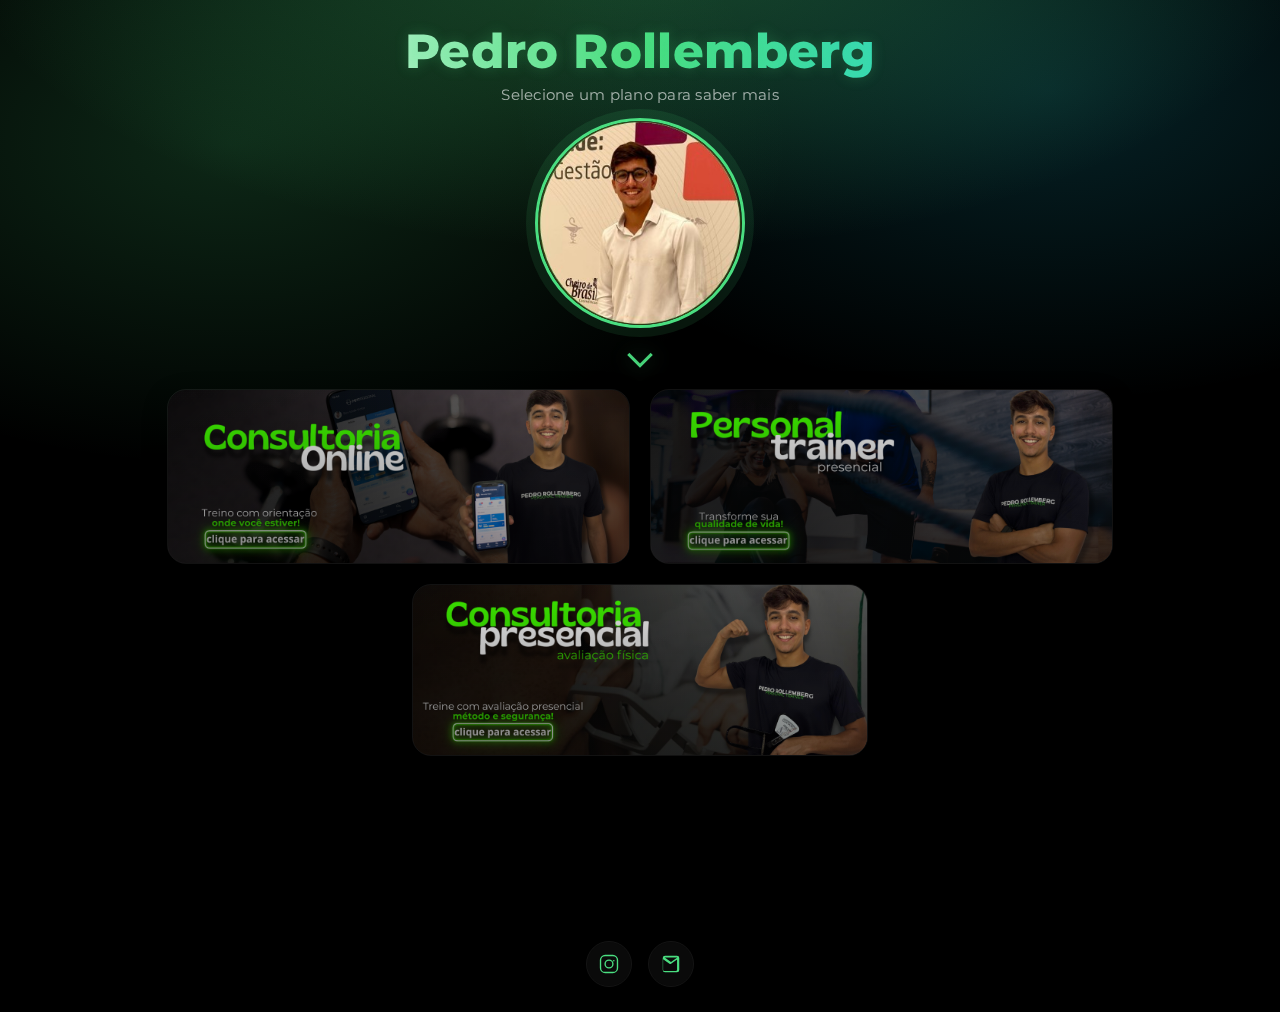
<file: index.html>
<!DOCTYPE html>
<html lang="pt-br">
<head>
  <meta charset="UTF-8">
  <meta name="viewport" content="width=device-width, initial-scale=1.0">
  <title>Pedro Rollemberg - Personal Trainer</title>

  <link rel="stylesheet" href="style.css">
  <link rel="preconnect" href="https://fonts.googleapis.com">
  <link rel="preconnect" href="https://fonts.gstatic.com" crossorigin>
  <link href="https://fonts.googleapis.com/css2?family=Montserrat:wght@300;400;500;700;800&display=swap" rel="stylesheet">
</head>
    <script src="script.js" defer></script>


<body class="landing-body">
 <main class="content-wrapper">

  <header class="logo-area">
    <h1>Pedro Rollemberg</h1>
    <p>Selecione um plano para saber mais</p>
  </header>

  <div class="foto-pedro-index">
    <img src="image/FOTO_PEDRO.png" alt="Pedro Rollemberg">
  </div>

  <div class="scroll-arrow">
    <span></span>
  </div>

  <section class="products-grid" id="servicos">


      <!-- NUtreiner (oculto temporariamente)
<a class="product-card nutreiner" href="NUtreiner.html">
  <div class="card-info">
    <h2><span>NUtreiner</span></h2>
    <p>Treino + dieta + acompanhamento</p>
  </div>
</a>
-->


      <a href="consultoria-online.html" class="product-card consultoria-online">
        <div class="card-overlay"></div>
        <div class="card-info">
        </div>
      </a>

      <a href="personal-trainer.html" class="product-card personal-trainer">
        <div class="card-overlay"></div>
        <div class="card-info">
        </div>
      </a>

      <a href="consultoria-presencial.html" class="product-card consultoria-presencial">
        <div class="card-overlay"></div>
        <div class="card-info">
        </div>
      </a>
    </section>
  </main>

  <script>
    document.querySelectorAll('.product-card').forEach(card => {
      card.addEventListener('pointerdown', () => card.classList.add('pressed'));
      card.addEventListener('pointerup', () => card.classList.remove('pressed'));
      card.addEventListener('pointerleave', () => card.classList.remove('pressed'));
    });
  </script>
  <footer class="index-contact">
  <a
    href="https://www.instagram.com/pedrorollemberg/"
    target="_blank"
    aria-label="Instagram"
    class="contact-icon"
  >
    <!-- Instagram -->
    <svg viewBox="0 0 24 24" aria-hidden="true">
      <path d="M7.75 2h8.5A5.75 5.75 0 0 1 22 7.75v8.5A5.75 5.75 0 0 1 16.25 22h-8.5A5.75 5.75 0 0 1 2 16.25v-8.5A5.75 5.75 0 0 1 7.75 2Zm0 1.5A4.25 4.25 0 0 0 3.5 7.75v8.5A4.25 4.25 0 0 0 7.75 20.5h8.5a4.25 4.25 0 0 0 4.25-4.25v-8.5A4.25 4.25 0 0 0 16.25 3.5h-8.5ZM12 7a5 5 0 1 1 0 10 5 5 0 0 1 0-10Zm0 1.5a3.5 3.5 0 1 0 0 7 3.5 3.5 0 0 0 0-7Zm5.25-.88a.88.88 0 1 1 0 1.76.88.88 0 0 1 0-1.76Z"/>
    </svg>
  </a>

  <a
    href="mailto:Pedro.rollemberg46@gmail.com"
    aria-label="E-mail"
    class="contact-icon"
  >
    <!-- Email -->
    <svg viewBox="0 0 24 24" aria-hidden="true">
      <path d="M3 5.5A2.5 2.5 0 0 1 5.5 3h13A2.5 2.5 0 0 1 21 5.5v13A2.5 2.5 0 0 1 18.5 21h-13A2.5 2.5 0 0 1 3 18.5v-13Zm2.06-.5 6.94 4.86L18.94 5H5.06Zm13.94 1.93-6.94 4.86a1.5 1.5 0 0 1-1.72 0L3.4 6.93V18.5c0 .55.45 1 1 1h13.2c.55 0 1-.45 1-1V6.93Z"/>
    </svg>
  </a>
</footer>

</body>
</html>
</file>
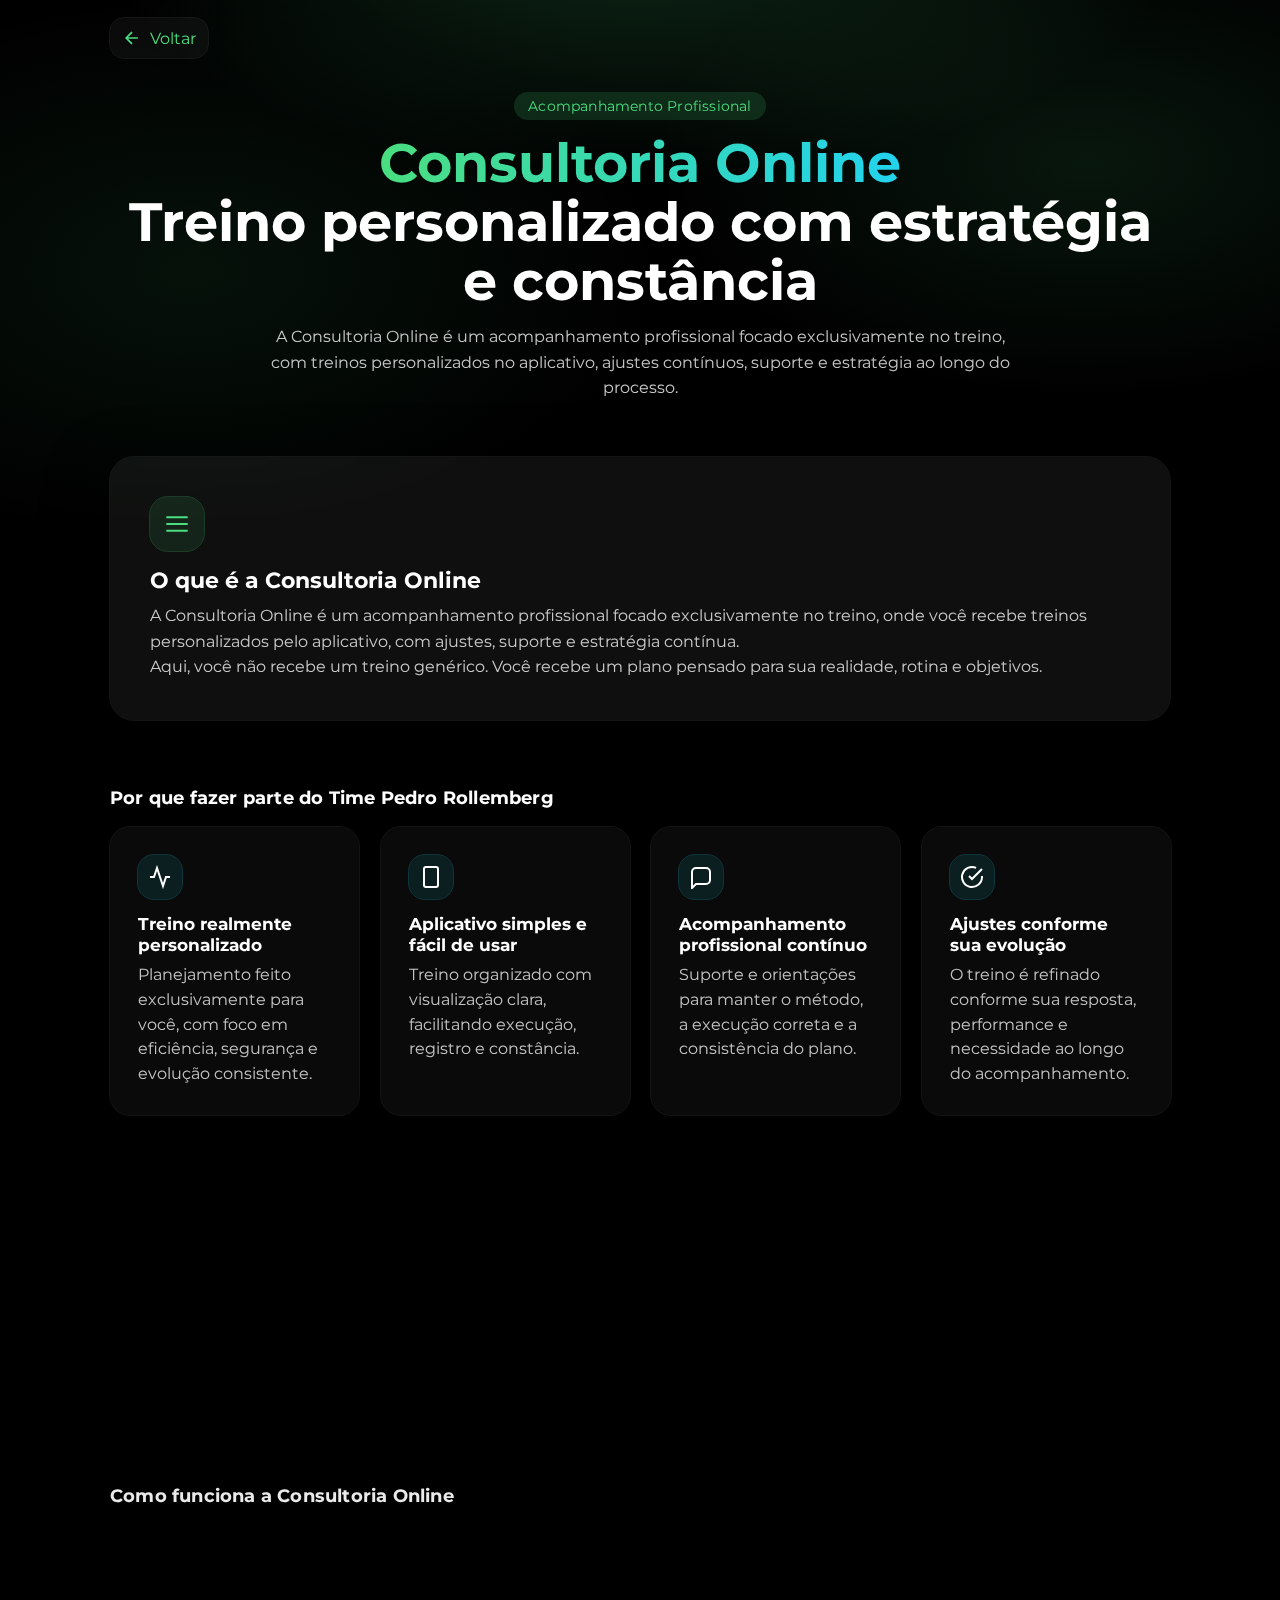
<file: consultoria-online.html>
<!DOCTYPE html>
<html lang="pt-br">
<head>
  <meta charset="UTF-8">
  <meta name="viewport" content="width=device-width, initial-scale=1.0">

  <title>Consultoria Online | Pedro Rollemberg</title>
  <meta name="description" content="Consultoria Online com foco em treino personalizado. Acompanhamento profissional contínuo, ajustes estratégicos e plano pensado para sua rotina e objetivos.">

  <!-- Fonte -->
  <link rel="preconnect" href="https://fonts.googleapis.com">
  <link rel="preconnect" href="https://fonts.gstatic.com" crossorigin>
  <link href="https://fonts.googleapis.com/css2?family=Montserrat:wght@300;400;500;600;700;800&display=swap" rel="stylesheet">

  <!-- CSS principal -->
  <link rel="stylesheet" href="style.css">

  <!-- Interações específicas desta página (sem mexer no style.css global) -->
  <style>
    .tap-card{
      cursor: pointer;
      -webkit-tap-highlight-color: transparent;
      user-select: none;
      transition: transform .18s ease, box-shadow .18s ease, outline-color .18s ease, background .18s ease, filter .18s ease;
    }

    @media (hover: hover) and (pointer: fine){
      .tap-card:hover{
        transform: translateY(-3px);
        outline-color: rgba(74,222,128,.22);
        box-shadow: 0 18px 60px rgba(0,0,0,.55), 0 0 0 1px rgba(74,222,128,.12);
        filter: saturate(1.02);
      }
    }

    .tap-card:active,
    .tap-card.is-pressed{
      transform: scale(.99);
      outline-color: rgba(74,222,128,.35);
      box-shadow: 0 14px 44px rgba(0,0,0,.50), 0 0 0 1px rgba(74,222,128,.18);
    }

    .tap-card:focus-visible{
      outline: 2px solid rgba(34,211,238,.55);
      outline-offset: 2px;
    }

    /* Só um refinamento visual no topo (mantém preto + verde, sem cinza) */
    .clinic-body{ background:#000; min-height:100vh; }
    .ambient-glow{
      position: fixed;
      inset: 0;
      pointer-events: none;
      z-index: 0;
      background:
        radial-gradient(900px 420px at 50% -8%, rgba(74,222,128,.18), transparent 60%),
        radial-gradient(700px 380px at 85% 18%, rgba(74,222,128,.10), transparent 62%),
        radial-gradient(720px 420px at 15% 30%, rgba(74,222,128,.08), transparent 65%);
    }
    .clinic-nav, .clinic-container{ position: relative; z-index: 2; }
  </style>
</head>
    <script src="script.js" defer></script>
      


<body class="clinic-body">
  <div class="ambient-glow"></div>

  <!-- NAV -->
  <nav class="clinic-nav">
    <a href="index.html" class="clinic-back-btn" aria-label="Voltar para a página inicial">
      <svg width="20" height="20" viewBox="0 0 24 24" fill="none" stroke="currentColor" stroke-width="2">
        <path d="M19 12H5M12 19l-7-7 7-7"/>
      </svg>
      Voltar
    </a>
  </nav>

  <!-- CONTAINER -->
  <main class="clinic-container">

    <!-- HEADER -->
    <header class="clinic-header scroll-reveal">
      <span class="tag-badge">Acompanhamento Profissional</span>

      <h1>
        <span class="highlight-gradient">Consultoria Online</span><br>
        Treino personalizado com estratégia e constância
      </h1>

      <p class="clinic-lead">
        A Consultoria Online é um acompanhamento profissional focado exclusivamente no treino, com treinos personalizados no aplicativo, ajustes contínuos, suporte e estratégia ao longo do processo.
      </p>
    </header>


    <!-- O QUE É -->
    <section class="clinic-section">
      <div class="glass-panel scroll-reveal tap-card" tabindex="0" data-press>
        <div class="panel-icon" aria-hidden="true">
          <svg width="32" height="32" viewBox="0 0 24 24" fill="none" stroke="#4ade80" stroke-width="1.5">
            <path d="M4 7h16M4 12h16M4 17h16"/>
          </svg>
        </div>

        <h2>O que é a Consultoria Online</h2>

        <p>
          A Consultoria Online é um acompanhamento profissional focado exclusivamente no treino, onde você recebe treinos personalizados pelo aplicativo, com ajustes, suporte e estratégia contínua.
        </p>

        <p>
          Aqui, você não recebe um treino genérico. Você recebe um plano pensado para sua realidade, rotina e objetivos.
        </p>
      </div>
    </section>


    <!-- DIFERENCIAIS -->
    <section class="clinic-section">
      <h2 class="section-label scroll-reveal">Por que fazer parte do Time Pedro Rollemberg</h2>

      <div class="features-grid-pro">

        <div class="feature-card-pro scroll-reveal delay-1 tap-card" tabindex="0" data-press>
          <div class="f-icon" aria-hidden="true">
            <svg width="24" height="24" viewBox="0 0 24 24" fill="none" stroke="currentColor" stroke-width="2">
              <path d="M22 12h-4l-3 9L9 3l-3 9H2"/>
            </svg>
          </div>
          <h3>Treino realmente personalizado</h3>
          <p>Planejamento feito exclusivamente para você, com foco em eficiência, segurança e evolução consistente.</p>
        </div>

        <div class="feature-card-pro scroll-reveal delay-2 tap-card" tabindex="0" data-press>
          <div class="f-icon" aria-hidden="true">
            <svg width="24" height="24" viewBox="0 0 24 24" fill="none" stroke="currentColor" stroke-width="2">
              <rect x="5" y="2" width="14" height="20" rx="2"/>
              <path d="M12 18h.01"/>
            </svg>
          </div>
          <h3>Aplicativo simples e fácil de usar</h3>
          <p>Treino organizado com visualização clara, facilitando execução, registro e constância.</p>
        </div>

        <div class="feature-card-pro scroll-reveal delay-3 tap-card" tabindex="0" data-press>
          <div class="f-icon" aria-hidden="true">
            <svg width="24" height="24" viewBox="0 0 24 24" fill="none" stroke="currentColor" stroke-width="2">
              <path d="M21 15a4 4 0 0 1-4 4H7l-4 4V7a4 4 0 0 1 4-4h10a4 4 0 0 1 4 4z"/>
            </svg>
          </div>
          <h3>Acompanhamento profissional contínuo</h3>
          <p>Suporte e orientações para manter o método, a execução correta e a consistência do plano.</p>
        </div>

        <div class="feature-card-pro scroll-reveal delay-3 tap-card" tabindex="0" data-press>
          <div class="f-icon" aria-hidden="true">
            <svg width="24" height="24" viewBox="0 0 24 24" fill="none" stroke="currentColor" stroke-width="2">
              <path d="M22 11.08V12a10 10 0 1 1-5.93-9.14"/>
              <path d="M22 4L12 14l-3-3"/>
            </svg>
          </div>
          <h3>Ajustes conforme sua evolução</h3>
          <p>O treino é refinado conforme sua resposta, performance e necessidade ao longo do acompanhamento.</p>
        </div>

        <div class="feature-card-pro scroll-reveal delay-2 tap-card" tabindex="0" data-press>
          <div class="f-icon" aria-hidden="true">
            <svg width="24" height="24" viewBox="0 0 24 24" fill="none" stroke="currentColor" stroke-width="2">
              <path d="M12 20l9-5-9-5-9 5 9 5z"/>
              <path d="M12 12l9-5-9-5-9 5 9 5z"/>
            </svg>
          </div>
          <h3>Segurança, método e constância</h3>
          <p>Estrutura clara para você treinar com confiança e progredir com regularidade.</p>
        </div>

      </div>
    </section>


    <!-- COMO FUNCIONA -->
    <section class="clinic-section">
      <h2 class="section-label scroll-reveal">Como funciona a Consultoria Online</h2>

      <div class="tech-timeline">

        <div class="tech-step scroll-reveal delay-1 tap-card" tabindex="0" data-press>
          <div class="step-marker">01</div>
          <div class="step-body">
            <h3>Conhecemos você</h3>
            <p>
              Logo após a contratação, você responde uma anamnese completa via Google Forms, onde analisamos objetivos, rotina, histórico de saúde, limitações físicas e necessidades específicas.
            </p>
          </div>
        </div>

        <div class="tech-step scroll-reveal delay-2 tap-card" tabindex="0" data-press>
          <div class="step-marker">02</div>
          <div class="step-body">
            <h3>Montagem do treino personalizado</h3>
            <p>
              Com base nas suas respostas, o treino é montado exclusivamente para você e entregue em um aplicativo de fácil visualização, com exercícios, séries, repetições e orientações claras.
              Tudo é pensado para facilitar sua execução e manter a constância.
            </p>
          </div>
        </div>

        <div class="tech-step scroll-reveal delay-3 tap-card" tabindex="0" data-press>
          <div class="step-marker">03</div>
          <div class="step-body">
            <h3>Primeira semana de adaptação</h3>
            <p>
              Você inicia o treino e começa o processo de adaptação, entendendo o método, ajustando carga, ritmo e execução, e criando consistência.
            </p>
          </div>
        </div>

        <div class="tech-step highlight-step scroll-reveal delay-1 tap-card" tabindex="0" data-press>
          <div class="step-marker pulse-marker">04</div>
          <div class="step-body">
            <h3>Call de acompanhamento</h3>
            <p>
              Após a primeira semana completa de treino, realizamos uma call online para tirar dúvidas, ajustar o treino se necessário e alinhar expectativas.
            </p>
          </div>
        </div>

        <div class="tech-step scroll-reveal delay-2 tap-card" tabindex="0" data-press>
          <div class="step-marker">05</div>
          <div class="step-body">
            <h3>Acompanhamento semanal via WhatsApp</h3>
            <p>
              Após a call, criamos um grupo no WhatsApp e o acompanhamento passa a ser semanal, com suporte, orientações e ajustes constantes.
              Você nunca fica sem orientação.
            </p>
          </div>
        </div>

        <div class="tech-step scroll-reveal delay-3 tap-card" tabindex="0" data-press>
          <div class="step-marker">06</div>
          <div class="step-body">
            <h3>Segunda avaliação</h3>
            <p>
              A segunda avaliação acontece após dois meses da entrega do plano. Avaliamos evolução física e funcional, ajustamos o treino conforme seus resultados e refinamos a estratégia para continuidade.
            </p>
          </div>
        </div>

      </div>
    </section>


    <!-- PARA QUEM É -->
    <section class="clinic-section">
      <div class="target-card scroll-reveal tap-card" tabindex="0" data-press>
        <h2>Para quem é a Consultoria Online</h2>

        <div class="check-grid">
  <div class="check-item-pro tap-card" tabindex="0" data-press>
    <span>🎯 Para quem não quer mais treinos genéricos da internet.</span>
  </div>

  <div class="check-item-pro tap-card" tabindex="0" data-press>
    <span>📉 Para quem treina e não vê resultados.</span>
  </div>

  <div class="check-item-pro tap-card" tabindex="0" data-press>
    <span>⚙️ Para quem precisa de flexibilidade na rotina.</span>
  </div>

  <div class="check-item-pro tap-card" tabindex="0" data-press>
    <span>🧬 Para quem busca mais saúde e qualidade de vida.</span>
  </div>

  <div class="check-item-pro tap-card" tabindex="0" data-press>
    <span>🩺 Para quem precisa treinar com segurança clínica.</span>
  </div>

  <div class="check-item-pro tap-card" tabindex="0" data-press>
    <span>🔥 Para quem quer emagrecer com método e orientação.</span>
  </div>
</div>

    </section>


    <!-- CTA -->
    <section class="clinic-footer scroll-reveal">
      <p class="final-phrase">
        Treino personalizado, acompanhamento e resultado.
      </p>

      <a
        class="cta-neon-button"
        href="https://wa.me/557996410039?text=Ol%C3%A1%2C%20Pedro.%20Vim%20pelo%20site%20e%20quero%20a%20Consultoria%20Online.%20Pode%20me%20explicar%20como%20funciona%20e%20os%20valores%3F"
        target="_blank"
        rel="noopener"
      >
        Quero minha Consultoria Online
      </a>
    </section>

    <footer class="main-footer">
      <p>Pedro Rollemberg © Todos os direitos reservados</p>
    </footer>

  </main>


  <!-- Scroll Reveal Script -->
  <script>
    const reveals = document.querySelectorAll('.scroll-reveal');

    const observer = new IntersectionObserver(entries => {
      entries.forEach(entry => {
        if (entry.isIntersecting) entry.target.classList.add('visible');
      });
    }, { threshold: 0.15 });

    reveals.forEach(el => observer.observe(el));
  </script>

  <!-- Interação no toque -->
  <script>
    const pressables = document.querySelectorAll('[data-press]');

    pressables.forEach(el => {
      el.addEventListener('pointerdown', () => el.classList.add('is-pressed'));
      el.addEventListener('pointerup', () => el.classList.remove('is-pressed'));
      el.addEventListener('pointercancel', () => el.classList.remove('is-pressed'));
      el.addEventListener('pointerleave', () => el.classList.remove('is-pressed'));
    });
  </script>
  <!-- Botão voltar ao topo -->
  <button class="back-to-top" id="backToTop" aria-label="Voltar ao topo">
    <svg viewBox="0 0 24 24" aria-hidden="true">
      <path d="M12 6l-7 7 1.4 1.4L12 8.8l5.6 5.6L19 13z"/>
    </svg>
  </button>

  <script>
    (function(){
      const btn = document.getElementById('backToTop');
      if(!btn) return;

      const toggle = () => {
        const doc = document.documentElement;
        const scrollable = doc.scrollHeight - doc.clientHeight;
        if(scrollable <= 0) return;

        const progress = (window.scrollY || doc.scrollTop) / scrollable;
        btn.classList.toggle('show', progress > 0.35);
      };

      window.addEventListener('scroll', toggle, { passive:true });
      toggle();

      btn.addEventListener('click', () => {
        window.scrollTo({ top: 0, behavior: 'smooth' });
      });
    })();
  </script>

</body>
</html>

</body>
</html>
</file>
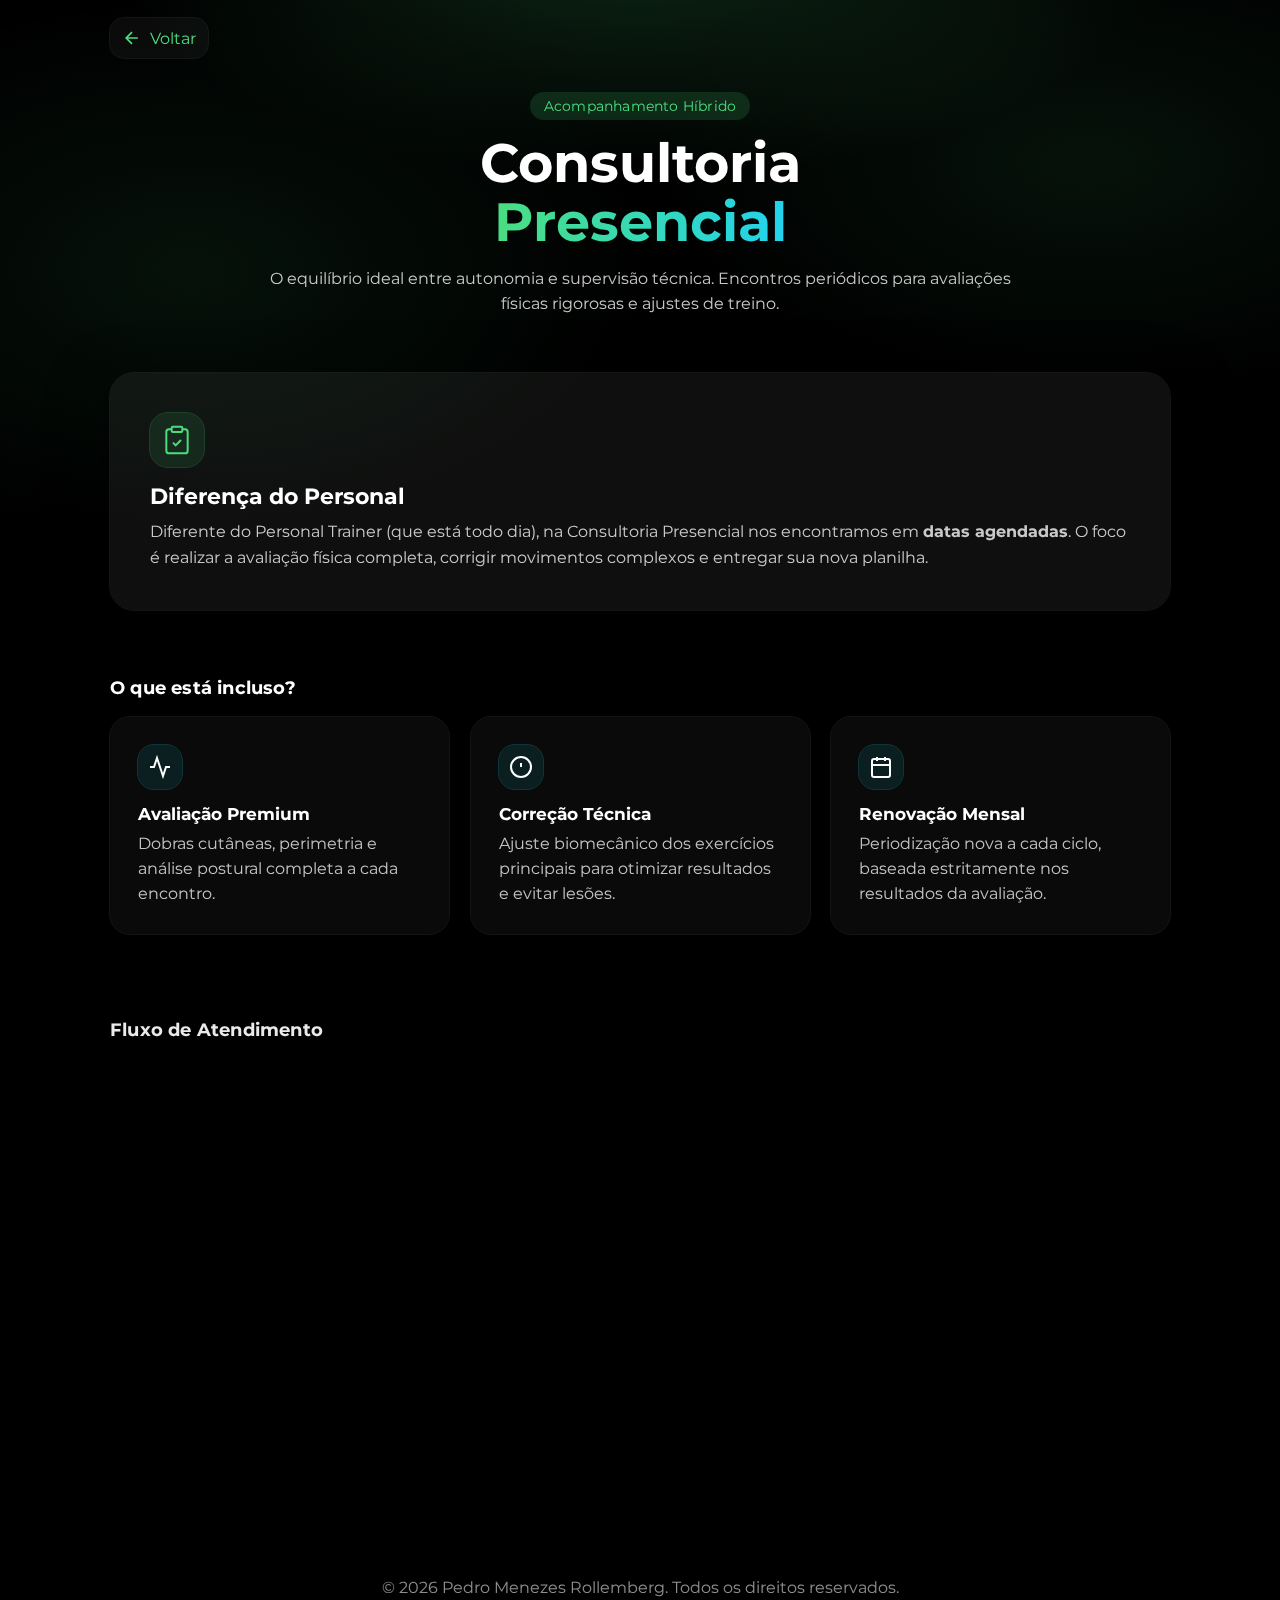
<file: consultoria-presencial.html>
<!DOCTYPE html>
<html lang="pt-br">
<head>
  <meta charset="UTF-8">
  <meta name="viewport" content="width=device-width, initial-scale=1.0">
  <title>Consultoria Presencial | Pedro Rollemberg</title>

  <link rel="stylesheet" href="style.css">
  <link rel="preconnect" href="https://fonts.googleapis.com">
  <link rel="preconnect" href="https://fonts.gstatic.com" crossorigin>
  <link href="https://fonts.googleapis.com/css2?family=Montserrat:wght@300;400;500;700;800&display=swap" rel="stylesheet">
</head>

<body class="clinic-body">
  <div class="ambient-glow"></div>

  <nav class="clinic-nav">
    <a href="index.html" class="clinic-back-btn">
      <svg width="20" height="20" viewBox="0 0 24 24" fill="none" stroke="currentColor" stroke-width="2">
        <path d="M19 12H5M12 19l-7-7 7-7"/>
      </svg>
      Voltar
    </a>
  </nav>

  <main class="clinic-container">
    <header class="clinic-header scroll-reveal">
      <span class="tag-badge">Acompanhamento Híbrido</span>
      <h1>Consultoria <br><span class="highlight-gradient">Presencial</span></h1>
      <p class="clinic-lead">
        O equilíbrio ideal entre autonomia e supervisão técnica.
        Encontros periódicos para avaliações físicas rigorosas e ajustes de treino.
      </p>
    </header>

    <section class="clinic-section scroll-reveal">
      <div class="glass-panel">
        <div class="panel-icon">
          <svg width="32" height="32" viewBox="0 0 24 24" fill="none" stroke="#4ade80" stroke-width="1.5">
            <path d="M16 4h2a2 2 0 0 1 2 2v14a2 2 0 0 1-2 2H6a2 2 0 0 1-2-2V6a2 2 0 0 1 2-2h2"/>
            <rect x="8" y="2" width="8" height="4" rx="1" ry="1"/>
            <path d="M9 14l2 2 4-4"/>
          </svg>
        </div>
        <h2>Diferença do Personal</h2>
        <p>
          Diferente do Personal Trainer (que está todo dia), na Consultoria Presencial nos encontramos em <strong>datas agendadas</strong>.
          O foco é realizar a avaliação física completa, corrigir movimentos complexos e entregar sua nova planilha.
        </p>
      </div>
    </section>

    <section class="clinic-section">
      <h2 class="section-label scroll-reveal">O que está incluso?</h2>
      <div class="features-grid-pro">
        <div class="feature-card-pro scroll-reveal delay-1">
          <div class="f-icon">
            <svg width="24" height="24" viewBox="0 0 24 24" fill="none" stroke="currentColor" stroke-width="2">
              <path d="M22 12h-4l-3 9L9 3l-3 9H2"/>
            </svg>
          </div>
          <h3>Avaliação Premium</h3>
          <p>Dobras cutâneas, perimetria e análise postural completa a cada encontro.</p>
        </div>

        <div class="feature-card-pro scroll-reveal delay-2">
          <div class="f-icon">
            <svg width="24" height="24" viewBox="0 0 24 24" fill="none" stroke="currentColor" stroke-width="2">
              <circle cx="12" cy="12" r="10"/>
              <line x1="12" y1="8" x2="12" y2="12"/>
              <line x1="12" y1="16" x2="12.01" y2="16"/>
            </svg>
          </div>
          <h3>Correção Técnica</h3>
          <p>Ajuste biomecânico dos exercícios principais para otimizar resultados e evitar lesões.</p>
        </div>

        <div class="feature-card-pro scroll-reveal delay-3">
          <div class="f-icon">
            <svg width="24" height="24" viewBox="0 0 24 24" fill="none" stroke="currentColor" stroke-width="2">
              <rect x="3" y="4" width="18" height="18" rx="2" ry="2"/>
              <line x1="16" y1="2" x2="16" y2="6"/>
              <line x1="8" y1="2" x2="8" y2="6"/>
              <line x1="3" y1="10" x2="21" y2="10"/>
            </svg>
          </div>
          <h3>Renovação Mensal</h3>
          <p>Periodização nova a cada ciclo, baseada estritamente nos resultados da avaliação.</p>
        </div>
      </div>
    </section>

    <section class="clinic-section">
      <h2 class="section-label scroll-reveal">Fluxo de Atendimento</h2>
      <div class="tech-timeline">
        <div class="tech-step scroll-reveal">
          <div class="step-marker">01</div>
          <div class="step-body">
            <h3>Agendamento</h3>
            <p>Marcamos nosso encontro presencial na academia ou local combinado para a avaliação.</p>
          </div>
        </div>

        <div class="tech-step scroll-reveal">
          <div class="step-marker">02</div>
          <div class="step-body">
            <h3>O Encontro (Check-up)</h3>
            <p>Realizamos a avaliação física completa e um treino técnico para ajustes.</p>
          </div>
        </div>

        <div class="tech-step highlight-step scroll-reveal">
          <div class="step-marker pulse-marker">03</div>
          <div class="step-body">
            <h3>Entrega do Plano</h3>
            <p>Você recebe seu treino atualizado via App/PDF para seguir sozinho até a próxima.</p>
          </div>
        </div>
      </div>
    </section>

    <footer class="clinic-footer scroll-reveal">
      <p class="final-phrase">Garanta a técnica certa para evoluir.</p>
      <a href="https://wa.me/557996410039?text=Ol%C3%A1%2C%20Pedro.%20Vim%20pelo%20site%20e%20tenho%20interesse%20em%20agendar%20um%20encontro%20para%20a%20Consultoria%20Presencial." class="cta-neon-button">
        Agendar Encontro
      </a>
    </footer>

    <footer class="main-footer">
      <div class="footer-content">
        <p class="copyright">&copy; 2026 Pedro Menezes Rollemberg. Todos os direitos reservados.</p>
      </div>
    </footer>
  </main>

  <script>
    const observer = new IntersectionObserver((entries) => {
      entries.forEach(e => { if (e.isIntersecting) e.target.classList.add('visible'); });
    }, { threshold: 0.1 });

    document.querySelectorAll('.scroll-reveal').forEach((el) => observer.observe(el));
  </script>
</body>
</html>
</file>
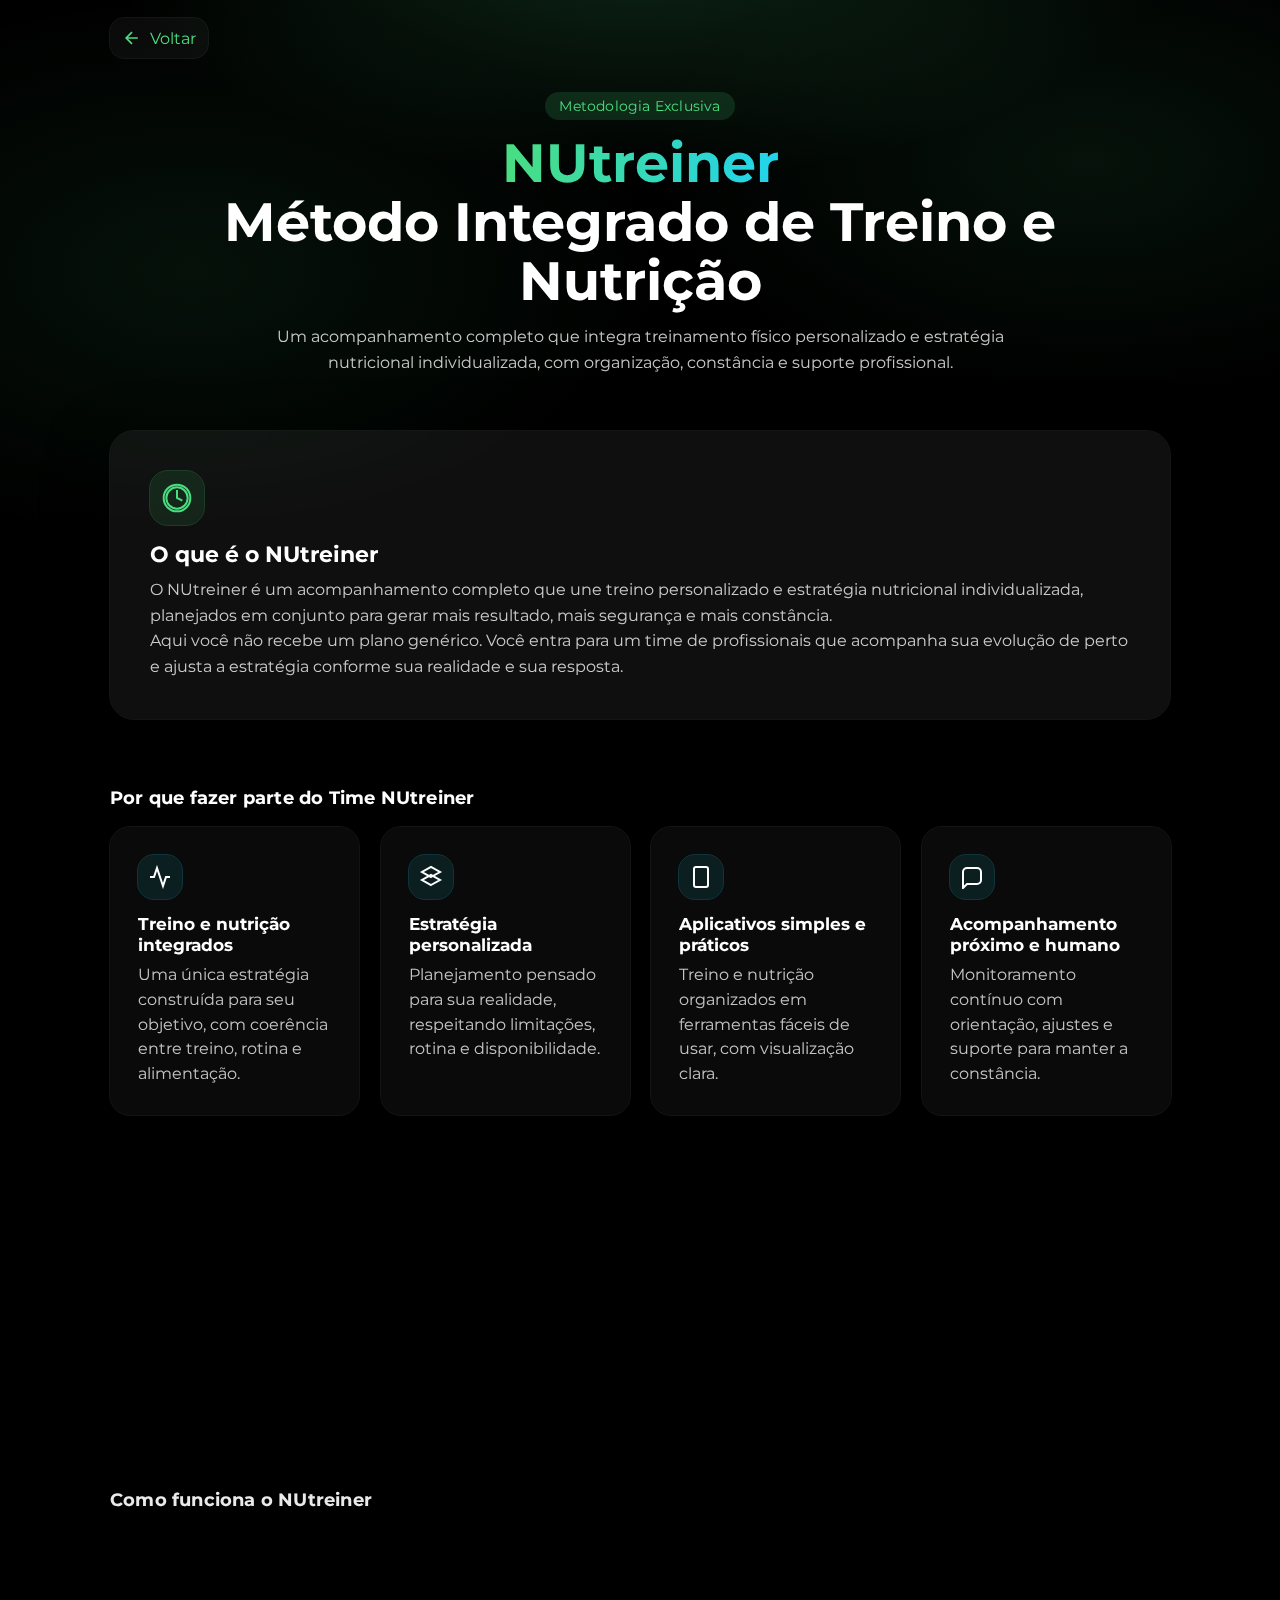
<file: NUtreiner.html>
<!DOCTYPE html>
<html lang="pt-br">
<head>
  <meta charset="UTF-8">
  <meta name="viewport" content="width=device-width, initial-scale=1.0">

  <title>NUtreiner | Pedro Rollemberg</title>
  <meta name="description" content="NUtreiner: treino e nutrição integrados, com acompanhamento profissional e estratégia personalizada para resultados consistentes.">

  <!-- Fonte -->
  <link rel="preconnect" href="https://fonts.googleapis.com">
  <link rel="preconnect" href="https://fonts.gstatic.com" crossorigin>
  <link href="https://fonts.googleapis.com/css2?family=Montserrat:wght@300;400;500;600;700;800&display=swap" rel="stylesheet">

  <!-- CSS principal -->
  <link rel="stylesheet" href="style.css">

  <!-- Interações específicas desta página (sem mexer no style.css global) -->
  <style>
    /* Torna blocos "clicáveis" e responsivos ao toque/mouse */
    .tap-card{
      cursor: pointer;
      -webkit-tap-highlight-color: transparent;
      user-select: none;
      transition: transform .18s ease, box-shadow .18s ease, outline-color .18s ease, background .18s ease, filter .18s ease;
    }

    /* Efeito ao passar o mouse (desktop) */
    @media (hover: hover) and (pointer: fine){
      .tap-card:hover{
        transform: translateY(-3px);
        outline-color: rgba(74,222,128,.28);
        box-shadow: 0 18px 60px rgba(0,0,0,.55), 0 0 0 1px rgba(74,222,128,.12);
        filter: saturate(1.02);
      }
    }

    /* Efeito ao tocar/pressionar (mobile e desktop) */
    .tap-card:active,
    .tap-card.is-pressed{
      transform: scale(.99);
      outline-color: rgba(74,222,128,.35);
      box-shadow: 0 14px 44px rgba(0,0,0,.50), 0 0 0 1px rgba(74,222,128,.18);
    }

    /* Um "focus" bonito para acessibilidade */
    .tap-card:focus-visible{
      outline: 2px solid rgba(34,211,238,.55);
      outline-offset: 2px;
    }

    /* Ajuste fino: não deixar a linha do "Voltar" grudar no topo em telas pequenas */
    @media (max-width: 520px){
      .clinic-container{ padding-top: 22px; }
    }
  </style>
</head>
  <script src="script.js" defer></script>
  

<body class="clinic-body">
  <div class="ambient-glow"></div>

  <!-- NAV -->
  <nav class="clinic-nav">
    <a href="index.html" class="clinic-back-btn" aria-label="Voltar para a página inicial">
      <svg width="20" height="20" viewBox="0 0 24 24" fill="none" stroke="currentColor" stroke-width="2">
        <path d="M19 12H5M12 19l-7-7 7-7"/>
      </svg>
      Voltar
    </a>
  </nav>

  <!-- CONTAINER -->
  <main class="clinic-container">

    <!-- HEADER -->
    <header class="clinic-header scroll-reveal">
      <span class="tag-badge">Metodologia Exclusiva</span>

      <h1>
        <span class="highlight-gradient">NUtreiner</span><br>
        Método Integrado de Treino e Nutrição
      </h1>

      <p class="clinic-lead">
        Um acompanhamento completo que integra treinamento físico personalizado e estratégia nutricional individualizada, com organização, constância e suporte profissional.
      </p>
    </header>

    <!-- O QUE É -->
    <section class="clinic-section">
      <div class="glass-panel scroll-reveal tap-card" tabindex="0" data-press>
        <div class="panel-icon" aria-hidden="true">
          <svg width="32" height="32" viewBox="0 0 24 24" fill="none" stroke="#4ade80" stroke-width="1.5">
            <path d="M12 2a10 10 0 1 0 10 10A10 10 0 0 0 12 2zm0 18a8 8 0 1 1 8-8 8 8 0 0 1-8 8z"/>
            <path d="M12 6v6l4 2"/>
          </svg>
        </div>

        <h2>O que é o NUtreiner</h2>

        <p>
          O NUtreiner é um acompanhamento completo que une treino personalizado e estratégia nutricional individualizada, planejados em conjunto para gerar mais resultado, mais segurança e mais constância.
        </p>

        <p>
          Aqui você não recebe um plano genérico. Você entra para um time de profissionais que acompanha sua evolução de perto e ajusta a estratégia conforme sua realidade e sua resposta.
        </p>
      </div>
    </section>

    <!-- DIFERENCIAIS -->
    <section class="clinic-section">
      <h2 class="section-label scroll-reveal">Por que fazer parte do Time NUtreiner</h2>

      <div class="features-grid-pro">
        <div class="feature-card-pro scroll-reveal delay-1 tap-card" tabindex="0" data-press>
          <div class="f-icon" aria-hidden="true">
            <svg width="24" height="24" viewBox="0 0 24 24" fill="none" stroke="currentColor" stroke-width="2">
              <path d="M22 12h-4l-3 9L9 3l-3 9H2"/>
            </svg>
          </div>
          <h3>Treino e nutrição integrados</h3>
          <p>Uma única estratégia construída para seu objetivo, com coerência entre treino, rotina e alimentação.</p>
        </div>

        <div class="feature-card-pro scroll-reveal delay-2 tap-card" tabindex="0" data-press>
          <div class="f-icon" aria-hidden="true">
            <svg width="24" height="24" viewBox="0 0 24 24" fill="none" stroke="currentColor" stroke-width="2">
              <path d="M12 20l9-5-9-5-9 5 9 5z"/>
              <path d="M12 12l9-5-9-5-9 5 9 5z"/>
            </svg>
          </div>
          <h3>Estratégia personalizada</h3>
          <p>Planejamento pensado para sua realidade, respeitando limitações, rotina e disponibilidade.</p>
        </div>

        <div class="feature-card-pro scroll-reveal delay-3 tap-card" tabindex="0" data-press>
          <div class="f-icon" aria-hidden="true">
            <svg width="24" height="24" viewBox="0 0 24 24" fill="none" stroke="currentColor" stroke-width="2">
              <rect x="5" y="2" width="14" height="20" rx="2"/>
              <path d="M12 18h.01"/>
            </svg>
          </div>
          <h3>Aplicativos simples e práticos</h3>
          <p>Treino e nutrição organizados em ferramentas fáceis de usar, com visualização clara.</p>
        </div>

        <div class="feature-card-pro scroll-reveal delay-3 tap-card" tabindex="0" data-press>
          <div class="f-icon" aria-hidden="true">
            <svg width="24" height="24" viewBox="0 0 24 24" fill="none" stroke="currentColor" stroke-width="2">
              <path d="M21 15a4 4 0 0 1-4 4H7l-4 4V7a4 4 0 0 1 4-4h10a4 4 0 0 1 4 4z"/>
            </svg>
          </div>
          <h3>Acompanhamento próximo e humano</h3>
          <p>Monitoramento contínuo com orientação, ajustes e suporte para manter a constância.</p>
        </div>

        <div class="feature-card-pro scroll-reveal delay-2 tap-card" tabindex="0" data-press>
          <div class="f-icon" aria-hidden="true">
            <svg width="24" height="24" viewBox="0 0 24 24" fill="none" stroke="currentColor" stroke-width="2">
              <path d="M22 11.08V12a10 10 0 1 1-5.93-9.14"/>
              <path d="M22 4L12 14l-3-3"/>
            </svg>
          </div>
          <h3>Suporte contínuo</h3>
          <p>Dúvidas, correções e ajustes com acompanhamento real, sem deixar você sem direção.</p>
        </div>
      </div>
    </section>

    <!-- COMO FUNCIONA -->
    <section class="clinic-section">
      <h2 class="section-label scroll-reveal">Como funciona o NUtreiner</h2>

      <div class="tech-timeline">
        <div class="tech-step scroll-reveal delay-1 tap-card" tabindex="0" data-press>
          <div class="step-marker">01</div>
          <div class="step-body">
            <h3>Diagnóstico inicial</h3>
            <p>
              Após a contratação, você realiza uma anamnese completa. A partir disso, entendemos objetivos, rotina, histórico de saúde, limitações e necessidades específicas.
            </p>
          </div>
        </div>

        <div class="tech-step scroll-reveal delay-2 tap-card" tabindex="0" data-press>
          <div class="step-marker">02</div>
          <div class="step-body">
            <h3>Montagem do treino e da estratégia nutricional</h3>
            <p>
              Com base no diagnóstico, organizamos o treino personalizado em aplicativo de fácil visualização e entregamos a estratégia nutricional em ferramenta simples e prática.
              Tudo é pensado para facilitar sua rotina e aumentar a aderência.
            </p>
          </div>
        </div>

        <div class="tech-step scroll-reveal delay-3 tap-card" tabindex="0" data-press>
          <div class="step-marker">03</div>
          <div class="step-body">
            <h3>Semana de adaptação</h3>
            <p>
              Você inicia o treino e a alimentação. Essa fase serve para compreender o método, estabelecer constância e realizar os primeiros ajustes no corpo e na rotina.
            </p>
          </div>
        </div>

        <div class="tech-step highlight-step scroll-reveal delay-1 tap-card" tabindex="0" data-press>
          <div class="step-marker pulse-marker">04</div>
          <div class="step-body">
            <h3>Call de acompanhamento</h3>
            <p>
              Após a primeira semana completa, realizamos uma call online para tirar dúvidas, ajustar o que for necessário e alinhar expectativas.
            </p>
          </div>
        </div>

        <div class="tech-step scroll-reveal delay-2 tap-card" tabindex="0" data-press>
          <div class="step-marker">05</div>
          <div class="step-body">
            <h3>Acompanhamento semanal</h3>
            <p>
              Após a call, você entra em um canal direto de acompanhamento. O monitoramento passa a ser semanal com ajustes, orientações e suporte contínuo.
            </p>
          </div>
        </div>

        <div class="tech-step scroll-reveal delay-3 tap-card" tabindex="0" data-press>
          <div class="step-marker">06</div>
          <div class="step-body">
            <h3>Reavaliação</h3>
            <p>
              A segunda avaliação acontece aproximadamente dois meses após a entrega do plano. Analisamos sua evolução e ajustamos treino e nutrição quando necessário.
            </p>
          </div>
        </div>
      </div>
    </section>

    <!-- PARA QUEM É -->
    <section class="clinic-section">
      <div class="target-card scroll-reveal tap-card" tabindex="0" data-press>
        <h2>Para quem é o NUtreiner</h2>

        <div class="check-grid">
  <div class="check-item-pro tap-card" tabindex="0" data-press>
    <span>🎯 Para quem busca resultados reais, sem planos genéricos.</span>
  </div>

  <div class="check-item-pro tap-card" tabindex="0" data-press>
    <span>⚙️ Para quem precisa de estrutura e constância no processo.</span>
  </div>

  <div class="check-item-pro tap-card" tabindex="0" data-press>
    <span>🧬 Para quem quer mais saúde e qualidade de vida.</span>
  </div>

  <div class="check-item-pro tap-card" tabindex="0" data-press>
    <span>🩺 Para quem precisa melhorar marcadores de saúde.</span>
  </div>

  <div class="check-item-pro tap-card" tabindex="0" data-press>
    <span>🔥 Para quem quer emagrecer com método e acompanhamento.</span>
  </div>

  <div class="check-item-pro tap-card" tabindex="0" data-press>
    <span>📊 Para quem quer um método adaptado à sua realidade.</span>
  </div>
</div>

    </section>

    <!-- CTA -->
    <footer class="clinic-footer scroll-reveal">
      <p class="final-phrase">
        Treino, nutrição e acompanhamento integrados para resultados reais.
      </p>

      <a
        class="cta-neon-button"
        href="https://wa.me/557996410039?text=Ol%C3%A1%2C%20Pedro.%20Vim%20pelo%20site%20e%20quero%20iniciar%20o%20NUtreiner.%20Pode%20me%20explicar%20como%20funciona%20e%20os%20valores%3F"
        target="_blank"
        rel="noopener"
      >
        Quero começar a fazer parte do time NUtreiner
      </a>
    </footer>

    <footer class="main-footer">
      <p>Pedro Rollemberg © Todos os direitos reservados</p>
    </footer>

  </main>

  <!-- Scroll Reveal Script -->
  <script>
    const reveals = document.querySelectorAll('.scroll-reveal');

    const observer = new IntersectionObserver(entries => {
      entries.forEach(entry => {
        if (entry.isIntersecting) entry.target.classList.add('visible');
      });
    }, { threshold: 0.15 });

    reveals.forEach(el => observer.observe(el));
  </script>

  <!-- Interação no toque: adiciona "pressed" de forma confiável -->
  <script>
    const pressables = document.querySelectorAll('[data-press]');

    pressables.forEach(el => {
      el.addEventListener('pointerdown', () => el.classList.add('is-pressed'));
      el.addEventListener('pointerup', () => el.classList.remove('is-pressed'));
      el.addEventListener('pointercancel', () => el.classList.remove('is-pressed'));
      el.addEventListener('pointerleave', () => el.classList.remove('is-pressed'));
    });
  </script>
  <!-- Botão voltar ao topo -->
  <button class="back-to-top" id="backToTop" aria-label="Voltar ao topo">
    <svg viewBox="0 0 24 24" aria-hidden="true">
      <path d="M12 6l-7 7 1.4 1.4L12 8.8l5.6 5.6L19 13z"/>
    </svg>
  </button>

  <script>
    (function(){
      const btn = document.getElementById('backToTop');
      if(!btn) return;

      const toggle = () => {
        const doc = document.documentElement;
        const scrollable = doc.scrollHeight - doc.clientHeight;
        if(scrollable <= 0) return;

        const progress = (window.scrollY || doc.scrollTop) / scrollable;
        btn.classList.toggle('show', progress > 0.35);
      };

      window.addEventListener('scroll', toggle, { passive:true });
      toggle();

      btn.addEventListener('click', () => {
        window.scrollTo({ top: 0, behavior: 'smooth' });
      });
    })();
  </script>

</body>
</html>

</body>
</html>
</file>
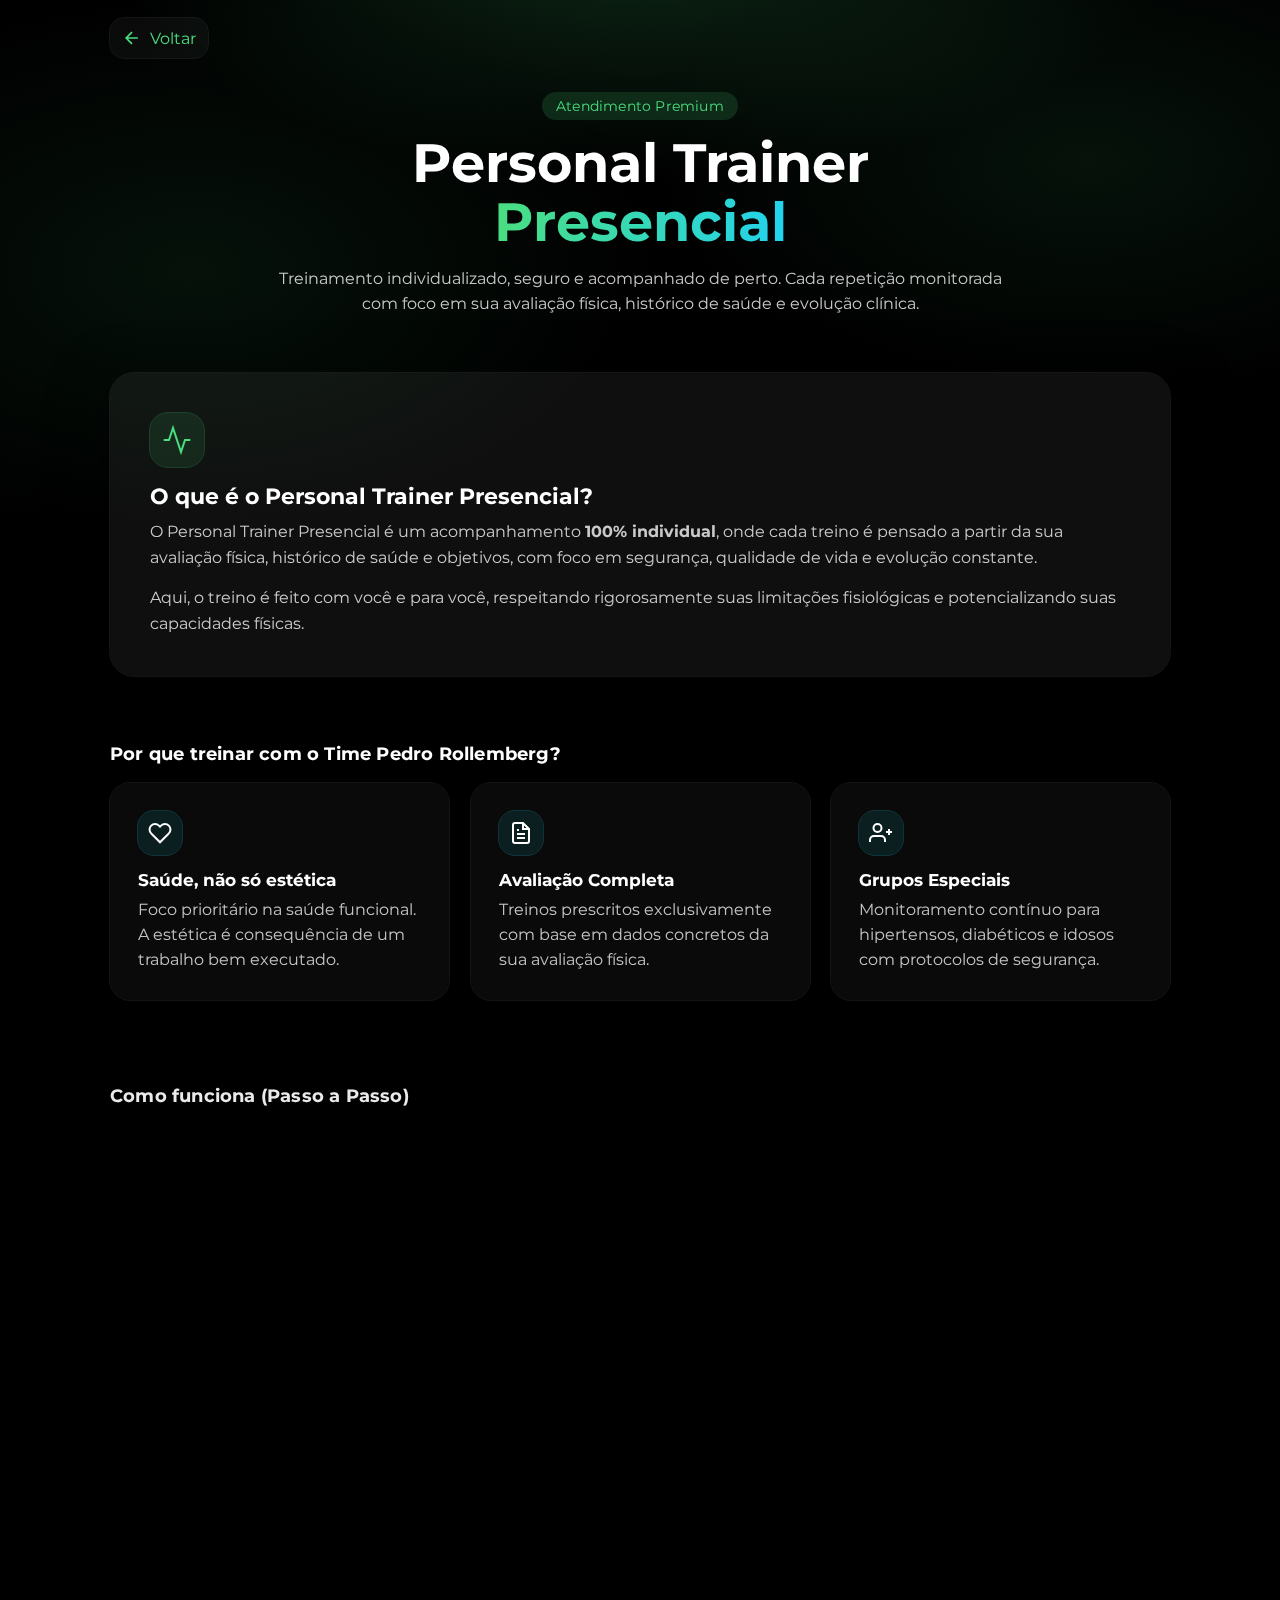
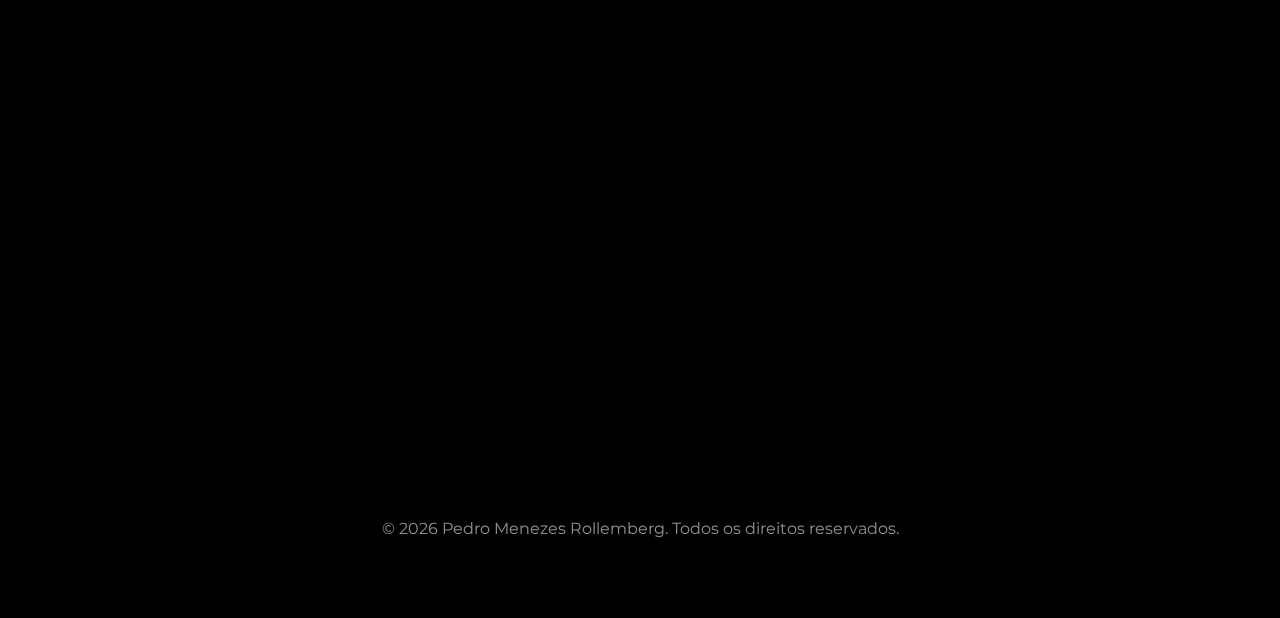
<file: personal-trainer.html>
<!DOCTYPE html>
<html lang="pt-br">
<head>
  <meta charset="UTF-8">
  <meta name="viewport" content="width=device-width, initial-scale=1.0">
  <title>Personal Trainer Presencial | Pedro Rollemberg</title>

  <link rel="stylesheet" href="style.css">
  <link rel="preconnect" href="https://fonts.googleapis.com">
  <link rel="preconnect" href="https://fonts.gstatic.com" crossorigin>
  <link href="https://fonts.googleapis.com/css2?family=Montserrat:wght@300;400;500;700;800&display=swap" rel="stylesheet">
</head>

<body class="clinic-body">
  <div class="ambient-glow"></div>

  <nav class="clinic-nav">
    <a href="index.html" class="clinic-back-btn">
      <svg width="20" height="20" viewBox="0 0 24 24" fill="none" stroke="currentColor" stroke-width="2">
        <path d="M19 12H5M12 19l-7-7 7-7"/>
      </svg>
      Voltar
    </a>
  </nav>

  <main class="clinic-container">
    <header class="clinic-header scroll-reveal">
      <span class="tag-badge">Atendimento Premium</span>
      <h1>Personal Trainer <br><span class="highlight-gradient">Presencial</span></h1>
      <p class="clinic-lead">
        Treinamento individualizado, seguro e acompanhado de perto.
        Cada repetição monitorada com foco em sua avaliação física, histórico de saúde e evolução clínica.
      </p>
    </header>

    <section class="clinic-section scroll-reveal">
      <div class="glass-panel">
        <div class="panel-icon">
          <svg width="32" height="32" viewBox="0 0 24 24" fill="none" stroke="#4ade80" stroke-width="1.5">
            <path d="M22 12h-4l-3 9L9 3l-3 9H2"/>
          </svg>
        </div>

        <h2>O que é o Personal Trainer Presencial?</h2>
        <p>
          O Personal Trainer Presencial é um acompanhamento <strong>100% individual</strong>, onde cada treino é pensado a partir da sua avaliação física,
          histórico de saúde e objetivos, com foco em segurança, qualidade de vida e evolução constante.
        </p>
        <p style="margin-top: 15px;">
          Aqui, o treino é feito com você e para você, respeitando rigorosamente suas limitações fisiológicas e potencializando suas capacidades físicas.
        </p>
      </div>
    </section>

    <section class="clinic-section">
      <h2 class="section-label scroll-reveal">Por que treinar com o Time Pedro Rollemberg?</h2>
      <div class="features-grid-pro">
        <div class="feature-card-pro scroll-reveal delay-1">
          <div class="f-icon">
            <svg width="24" height="24" viewBox="0 0 24 24" fill="none" stroke="currentColor" stroke-width="2">
              <path d="M20.84 4.61a5.5 5.5 0 0 0-7.78 0L12 5.67l-1.06-1.06a5.5 5.5 0 0 0-7.78 7.78l1.06 1.06L12 21.23l7.78-7.78 1.06-1.06a5.5 5.5 0 0 0 0-7.78z"/>
            </svg>
          </div>
          <h3>Saúde, não só estética</h3>
          <p>Foco prioritário na saúde funcional. A estética é consequência de um trabalho bem executado.</p>
        </div>

        <div class="feature-card-pro scroll-reveal delay-2">
          <div class="f-icon">
            <svg width="24" height="24" viewBox="0 0 24 24" fill="none" stroke="currentColor" stroke-width="2">
              <path d="M14 2H6a2 2 0 0 0-2 2v16a2 2 0 0 0 2 2h12a2 2 0 0 0 2-2V8z"/>
              <polyline points="14 2 14 8 20 8"/>
              <line x1="16" y1="13" x2="8" y2="13"/>
              <line x1="16" y1="17" x2="8" y2="17"/>
              <polyline points="10 9 9 9 8 9"/>
            </svg>
          </div>
          <h3>Avaliação Completa</h3>
          <p>Treinos prescritos exclusivamente com base em dados concretos da sua avaliação física.</p>
        </div>

        <div class="feature-card-pro scroll-reveal delay-3">
          <div class="f-icon">
            <svg width="24" height="24" viewBox="0 0 24 24" fill="none" stroke="currentColor" stroke-width="2">
              <path d="M16 21v-2a4 4 0 0 0-4-4H5a4 4 0 0 0-4 4v2"/>
              <circle cx="8.5" cy="7" r="4"/>
              <line x1="20" y1="8" x2="20" y2="14"/>
              <line x1="23" y1="11" x2="17" y2="11"/>
            </svg>
          </div>
          <h3>Grupos Especiais</h3>
          <p>Monitoramento contínuo para hipertensos, diabéticos e idosos com protocolos de segurança.</p>
        </div>
      </div>
    </section>

    <section class="clinic-section">
      <h2 class="section-label scroll-reveal">Como funciona (Passo a Passo)</h2>
      <div class="tech-timeline">
        <div class="tech-step scroll-reveal">
          <div class="step-marker">01</div>
          <div class="step-body">
            <h3>Conhecemos Você</h3>
            <p>Entendemos seus objetivos, analisamos sua rotina e levamos em conta patologias, dores e limitações para definir prioridades.</p>
          </div>
        </div>

        <div class="tech-step scroll-reveal">
          <div class="step-marker">02</div>
          <div class="step-body">
            <h3>Avaliação Física Inicial</h3>
            <p>Composição corporal, dobras cutâneas, perimetria, mobilidade, flexibilidade e aptidão cardiorrespiratória.</p>
          </div>
        </div>

        <div class="tech-step scroll-reveal">
          <div class="step-marker">03</div>
          <div class="step-body">
            <h3>Prescrição Personalizada</h3>
            <p>Treino montado exclusivamente para você, focado em funcionalidade e desempenho, adaptado conforme sua resposta.</p>
          </div>
        </div>

        <div class="tech-step highlight-step scroll-reveal">
          <div class="step-marker pulse-marker">04</div>
          <div class="step-body">
            <h3>Monitoramento de Grupos Especiais</h3>
            <p>Para idosos, hipertensos e diabéticos, o cuidado é redobrado com aferição de pressão arterial e monitoramento quando necessário.</p>
          </div>
        </div>
      </div>
    </section>

    <section class="clinic-section scroll-reveal">
      <div class="target-card">
        <h2>Para quem é este acompanhamento?</h2>
        <div class="check-grid">
          <div class="check-item-pro">
            <svg class="check-icon" viewBox="0 0 24 24" fill="none" stroke="currentColor" stroke-width="3">
              <polyline points="20 6 9 17 4 12"></polyline>
            </svg>
            <span>Não se sente seguro treinando sozinho</span>
          </div>

          <div class="check-item-pro">
            <svg class="check-icon" viewBox="0 0 24 24" fill="none" stroke="currentColor" stroke-width="3">
              <polyline points="20 6 9 17 4 12"></polyline>
            </svg>
            <span>Possui alguma patologia e precisa de atenção</span>
          </div>

          <div class="check-item-pro">
            <svg class="check-icon" viewBox="0 0 24 24" fill="none" stroke="currentColor" stroke-width="3">
              <polyline points="20 6 9 17 4 12"></polyline>
            </svg>
            <span>É idoso e quer treinar com segurança</span>
          </div>

          <div class="check-item-pro">
            <svg class="check-icon" viewBox="0 0 24 24" fill="none" stroke="currentColor" stroke-width="3">
              <polyline points="20 6 9 17 4 12"></polyline>
            </svg>
            <span>Valoriza cuidado, método e atenção individual</span>
          </div>
        </div>
      </div>
    </section>

    <footer class="clinic-footer scroll-reveal">
      <p class="final-phrase">Treinar com segurança muda tudo.</p>
      <a href="https://wa.me/557996410039?text=Ol%C3%A1%2C%20Pedro.%20Vim%20atrav%C3%A9s%20do%20site%20e%20gostaria%20de%20agendar%20uma%20avalia%C3%A7%C3%A3o%20inicial%20para%20o%20Personal%20Trainer%20Presencial." class="cta-neon-button">
        Agendar Avaliação
      </a>
    </footer>

    <footer class="main-footer">
      <div class="footer-content">
        <p class="copyright">&copy; 2026 Pedro Menezes Rollemberg. Todos os direitos reservados.</p>
      </div>
    </footer>
  </main>

  <script>
    const observer = new IntersectionObserver((entries) => {
      entries.forEach(e => { if (e.isIntersecting) e.target.classList.add('visible'); });
    }, { threshold: 0.1 });

    document.querySelectorAll('.scroll-reveal').forEach((el) => observer.observe(el));
  </script>
</body>
</html>
</file>
<file: style.css>
/* ================= BASE ================= */
:root{
  --bg:#000;
  --text:#fff;
  --muted: rgba(255,255,255,.65);

  --green:#4ade80;
  --cyan:#22d3ee;

  --glass: rgba(255,255,255,.06);
  --glass2: rgba(255,255,255,.04);
  --border: rgba(255,255,255,.10);
  --shadow: 0 18px 60px rgba(0,0,0,.55);
}

*{
  margin:0;
  padding:0;
  box-sizing:border-box;
  font-family:'Montserrat', sans-serif;
}

html, body{ height:100%; }

body{
  background: var(--bg);
  color: var(--text);
  overflow-x:hidden;
}


img{ display:block; max-width:100%; }
a{ color:inherit; text-decoration:none; }

/* ================= ACESSIBILIDADE / MOTION ================= */
@media (prefers-reduced-motion: reduce){
  *{ scroll-behavior:auto !important; }
  .scroll-reveal{ opacity:1 !important; transform:none !important; transition:none !important; }
  .product-card, .cta-neon-button{ transition:none !important; }
}

/* ================= SCROLL REVEAL (PÁGINAS) ================= */
.scroll-reveal{
  opacity: 0;
  transform: translateY(18px);
  transition: opacity .65s ease, transform .65s ease;
  will-change: opacity, transform;
}
.scroll-reveal.visible{
  opacity: 1;
  transform: translateY(0);
}
.delay-1{ transition-delay: .08s; }
.delay-2{ transition-delay: .16s; }
.delay-3{ transition-delay: .24s; }

/* ================= LANDING (index) ================= */

.landing-body{ min-height:100vh; }

/* Mesmo eixo de NOME + FOTO + CARDS (centro visual do conteúdo) */
.content-wrapper{
  min-height:100vh;
  max-width:980px;
  margin:0 auto;
  padding:22px 18px 40px;

  display:flex;
  flex-direction:column;
  align-items:center;

  position: relative;
  z-index: 2;
  
}
.landing-body{
  position: relative;
}



.logo-area{
  width:100%;
  text-align:center;
}

.logo-area h1{
  font-size: clamp(1.9rem, 5.2vw, 3rem);
  font-weight:800;
  letter-spacing:.4px;

  background: linear-gradient(90deg, #fff, var(--green), var(--cyan));
  -webkit-background-clip:text;
  background-clip:text;
  color:transparent;

  text-shadow:0 0 14px rgba(74,222,128,.22);
}

.logo-area p{
  margin-top:6px;
  font-size:.92rem;
  opacity:.62;
  letter-spacing:.25px;
}

/* Foto centralizada no mesmo eixo dos cards */
.foto-pedro-index{
  width:100%;
  display:flex;
  justify-content:center;
  align-items:center;
  margin-top:14px;
  margin-bottom:18px; /* espaço antes da seta */
}

/* Se o PNG estiver “torto” por margem/transparência, ajusta aqui */
.foto-pedro-index img{
  width:150px;
  height:150px;
  border-radius:50%;
  object-fit:cover;
  object-position: 58% 40%;

  border:3px solid var(--green);
  box-shadow:0 0 0 9px rgba(74,222,128,.10);
}

@media (min-width:1000px){
  .foto-pedro-index img{
    width:210px;
    height:210px;
  }
}

/* Seta para empurrar clique */
.scroll-arrow{
  width:100%;
  display:flex;
  justify-content:center;
  margin-bottom:8px;
}
.scroll-arrow span{
  width:18px;
  height:18px;
  border-left:3px solid rgba(74,222,128,.95);
  border-bottom:3px solid rgba(74,222,128,.95);
  transform:rotate(-45deg);
  animation:arrowBounce 1.35s infinite;
  filter:drop-shadow(0 0 10px rgba(74,222,128,.35));
}
@keyframes arrowBounce{
  0%{ transform:rotate(-45deg) translate(0,0); opacity:.35;}
  55%{ transform:rotate(-45deg) translate(0,8px); opacity:1;}
  100%{ transform:rotate(-45deg) translate(0,0); opacity:.35;}
}

/* Grid dos cards */
/* Desktop: quando tiver 3 cards, o último ocupa as 2 colunas */
@media (min-width: 760px){
  .products-grid > .product-card:last-child{
    grid-column: 1 / -1;
    max-width: 720px;
    justify-self: center;
  }
}

.products-grid{
  width:100%;
  display:grid;
  gap:16px;
  margin-top:18px;
  padding-bottom:20px;
  grid-template-columns: 1fr; /* mobile: 1 por linha */
}

@media (min-width:760px){
  .products-grid{
    grid-template-columns: repeat(2, 1fr); /* desktop: 2x2 */
    gap:22px;
  }
}

/* Cards do index */
.product-card{
  position:relative;
  border-radius:18px;
  overflow:hidden;
  color:white;

  background-size:cover;
  background-position:center;

  aspect-ratio:16 / 6; /* menor no mobile */
  min-height:110px;

  box-shadow:0 8px 24px rgba(0,0,0,.35);
  outline:1px solid rgba(255,255,255,.07);
  transition:transform .25s ease, box-shadow .25s ease, filter .25s ease;
}

@media (min-width:760px){
  .product-card{ min-height:170px; }
}

.product-card:hover{
  transform:translateY(-4px);
  box-shadow:0 14px 40px rgba(0,0,0,.55);
  filter:saturate(1.02);
}

.product-card.pressed{ transform: scale(.99); }

.product-card::before,
.card-overlay{
  content:"";
  position:absolute;
  inset:0;

  /* BEM mais claro (imagem aparece e texto lê melhor) */
  background: linear-gradient(
    180deg,
    rgba(0,0,0,0.05) 0%,
    rgba(0,0,0,0.18) 55%,
    rgba(0,0,0,0.28) 100%
  );

  border-radius: inherit;
  transition: background .3s ease, opacity .3s ease;
}

.product-card:hover::before{
  background: linear-gradient(
    180deg,
    rgba(0,0,0,0.02) 0%,
    rgba(0,0,0,0.12) 55%,
    rgba(0,0,0,0.22) 100%
  );
}




/* Texto do card mais legível (principalmente as frases pequenas) */
.card-info{
  z-index:2;
}

.card-info h2{
  color:#fff;
  text-shadow: 0 6px 22px rgba(0,0,0,.55);
}

.card-info p,
.card-info small,
.card-info .card-subtitle{
  color: rgba(255,255,255,.90);
  text-shadow: 0 6px 18px rgba(0,0,0,.55);
  font-size: .92rem;
  line-height: 1.35;
}

.card-info span{
  color: rgba(255,255,255,.92);
  text-shadow: 0 6px 18px rgba(0,0,0,.55);
}

.card-info span::after{
  content:"";
  position:absolute;
  left:0;
  bottom:-4px;
  width:0%;
  height:2px;
  background: linear-gradient(90deg, var(--green), var(--cyan));
  transition: width .25s ease;
  border-radius: 99px;
  opacity:.9;
}
.product-card:hover .card-info span::after{
  width:100%;
}

/* Backgrounds (confere nomes/case dos arquivos) */
.nutreiner{ background-image:url("./image/NUTRAINER.png"); }
.consultoria-online{ background-image:url("./image/CONSULTORIA\ ON.png"); }
.personal-trainer{ background-image:url("./image/Pedro_Personal2.0.png"); }
.consultoria-presencial{ background-image:url("./image/Consultoria\ presencial.png"); }


/* ================= PÁGINAS INTERNAS (NUtreiner / consultorias / personal) ================= */

.clinic-body{
  background: #000; /* preto absoluto */
  min-height: 100vh;
}



/* Glow de fundo */
.ambient-glow{
  position: fixed;
  inset: 0;
  pointer-events: none;
  z-index: 0;

  background:
    radial-gradient(900px 420px at 50% -8%, rgba(74,222,128,.18), transparent 60%),
    radial-gradient(700px 380px at 85% 18%, rgba(59, 177, 102, 0.1), transparent 62%),
    radial-gradient(720px 420px at 15% 30%, rgba(74,222,128,.08), transparent 65%);
}

.clinic-container,
.clinic-nav{
  position: relative;
  z-index: 2;
}



/* Nav */
.clinic-nav{
  max-width: 1100px;
  margin: 0 auto;
  padding: 18px 20px 0;
}

.clinic-back-btn{
  color: var(--green);
  display:inline-flex;
  align-items:center;
  gap: 8px;
  padding: 10px 12px;
  border-radius: 14px;
  background: rgba(255,255,255,.04);
  outline: 1px solid rgba(255,255,255,.08);
  transition: transform .2s ease, background .2s ease;
}
.clinic-back-btn:hover{
  transform: translateY(-2px);
  background: rgba(255,255,255,.06);
}

/* Container interno */
.clinic-container{
  max-width: 1100px;
  margin: 0 auto;
  padding: 34px 20px 60px;
}

/* Header interno */
.clinic-header{
  text-align:center;
  margin-bottom: 56px;
}

.tag-badge{
  display:inline-block;
  padding: 6px 14px;
  border-radius: 999px;
  background: rgba(74,222,128,.15);
  color: var(--green);
  margin-bottom: 14px;
  font-size: .86rem;
  letter-spacing: .2px;
}

.clinic-header h1{
  font-size: clamp(2.2rem, 4.4vw, 3.4rem);
  line-height: 1.08;
}

.highlight-gradient{
  background: linear-gradient(90deg, var(--green), var(--cyan));
  -webkit-background-clip:text;
  background-clip:text;
  color: transparent;
}

.clinic-lead{
  max-width: 760px;
  margin: 14px auto 0;
  color: rgba(255,255,255,.78);
  font-size: 1.03rem;
  line-height: 1.55;
}

/* Seções */
.clinic-section{
  margin-bottom: 66px;
}

.section-label{
  font-size: 1.15rem;
  font-weight: 700;
  opacity: .92;
  margin-bottom: 18px;
  letter-spacing: .2px;
}


/* Glass panel */
.glass-panel{
  background: var(--glass);
  border-radius: 24px;
  padding: 40px;
  backdrop-filter: blur(12px);
  -webkit-backdrop-filter: blur(12px);
  outline: 1px solid rgba(255,255,255,.08);
  box-shadow: var(--shadow);
}

.panel-icon{
  width: 54px;
  height: 54px;
  border-radius: 18px;
  display:flex;
  align-items:center;
  justify-content:center;
  margin-bottom: 16px;
  background: rgba(74,222,128,.10);
  outline: 1px solid rgba(74,222,128,.22);
}

.glass-panel h2{
  font-size: 1.35rem;
  margin-bottom: 10px;
}

.glass-panel p{
  color: rgba(255,255,255,.78);
  line-height: 1.6;
}

/* Features */
.features-grid-pro{
  display:grid;
  grid-template-columns: repeat(auto-fit, minmax(240px, 1fr));
  gap: 22px;
}

.feature-card-pro{
  background: var(--glass2);
  border-radius: 20px;
  padding: 28px;
  outline: 1px solid rgba(255,255,255,.08);
  transition: transform .25s ease, background .25s ease;
}
.feature-card-pro:hover{
  transform: translateY(-5px);
  background: rgba(255,255,255,.055);
}

.f-icon{
  width: 44px;
  height: 44px;
  border-radius: 16px;
  display:flex;
  align-items:center;
  justify-content:center;
  margin-bottom: 14px;
  background: rgba(34,211,238,.10);
  outline: 1px solid rgba(34,211,238,.22);
}

.feature-card-pro h3{
  font-size: 1.08rem;
  margin-bottom: 8px;
}
.feature-card-pro p{
  color: rgba(255,255,255,.76);
  line-height: 1.55;
}

/* Timeline */
.tech-timeline{
  display:flex;
  flex-direction:column;
  gap: 18px;
}

.tech-step{
  display:flex;
  gap: 16px;
  padding: 18px 18px;
  border-radius: 22px;

  background: rgba(255,255,255,.035);
  outline: 1px solid rgba(255,255,255,.06);

  box-shadow: 0 12px 38px rgba(0,0,0,.55);
  transition: transform .18s ease, outline-color .18s ease, background .18s ease;

  position: relative;   /* <- necessário pro efeito */
  overflow: hidden;     /* <- necessário pro efeito */
}


@media (hover:hover) and (pointer:fine){
  .tech-step:hover{
    transform: translateY(-3px);
    outline-color: rgba(74,222,128,.20);
    background: rgba(255,255,255,.045);
  }
}

.tech-step::before{
  content:"";
  position:absolute;
  left: 0;
  top: 0;
  height: 2px;
  width: 100%;
  background: linear-gradient(
    90deg,
    rgba(74,222,128,0),
    rgba(74,222,128,.28),
    rgba(74,222,128,0)
  );
  opacity: .55;
}


.step-marker{
  min-width: 54px;
  height: 54px;
  border-radius: 18px;

  display:flex;
  align-items:center;
  justify-content:center;

  font-weight: 800;
  letter-spacing: .5px;
  color: rgba(255,255,255,.92);

  background: linear-gradient(180deg, rgba(74,222,128,.20), rgba(74,222,128,.06));
  outline: 1px solid rgba(74,222,128,.22);
  box-shadow: 0 10px 26px rgba(74,222,128,.08);
}

.step-body h3{
  font-size: 1.08rem;
  margin-bottom: 6px;
  color: rgba(255,255,255,.95);
}

.step-body p{
  color: rgba(255,255,255,.74);
  line-height: 1.6;
}


.highlight-step{
  background:
    radial-gradient(circle at 12% 40%, rgba(74,222,128,.10), transparent 55%),
    rgba(255,255,255,.04);
  outline: 1px solid rgba(74,222,128,.25);
}


/* Pulse marker (classe usada no HTML) */
.pulse-marker{
  position: relative;
}
.pulse-marker::after{
  border: 2px solid rgba(74,222,128,.22);
  animation: pulse 2.1s ease-out infinite;
}

@keyframes pulse{
  0%{ transform: scale(.85); opacity: 0; }
  20%{ opacity: .55; }
  100%{ transform: scale(1.15); opacity: 0; }
}

/* Card checklist (personal) */
.target-card{
  background: rgba(255,255,255,.05);
  border-radius: 24px;
  padding: 34px;
  outline: 1px solid rgba(255,255,255,.08);
  box-shadow: var(--shadow);
}
.target-card h2{
  font-size: 1.35rem;
  margin-bottom: 18px;
}

.check-grid{
  display:grid;
  grid-template-columns: repeat(2, minmax(0,1fr));
  gap: 14px;
}

.check-item-pro{
  display:flex;
  gap: 10px;
  align-items:flex-start;
  padding: 14px 14px;
  border-radius: 18px;
  background: rgba(0,0,0,.25);
  outline: 1px solid rgba(255,255,255,.06);
}

.check-icon{
  width: 20px;
  height: 20px;
  margin-top: 2px;
  color: var(--green);
  flex: 0 0 auto;
}
.check-item-pro span{
  color: rgba(255,255,255,.78);
  line-height: 1.45;
}

/* Footer + CTA */
.clinic-footer{
  text-align:center;
  margin-top: 22px;
}

.final-phrase{
  opacity: .84;
  font-size: 1.02rem;
}

.cta-neon-button{
  display:inline-block;
  margin-top: 18px;
  padding: 14px 30px;
  border-radius: 999px;
  background: linear-gradient(90deg, var(--green), var(--cyan));
  color: #000;
  font-weight: 800;
  letter-spacing: .2px;
  box-shadow: 0 12px 34px rgba(34,211,238,.12), 0 12px 34px rgba(74,222,128,.10);
  transition: transform .22s ease, filter .22s ease;
}
.cta-neon-button:hover{
  transform: translateY(-3px);
  filter: brightness(1.02);
}

.main-footer{
  text-align:center;
  margin-top: 80px;
  opacity: .55;
  padding-bottom: 20px;
}

/* Responsivo internas */
@media (max-width: 680px){
  .glass-panel{ padding: 28px; }
  .check-grid{ grid-template-columns: 1fr; }
  .tech-step{ flex-direction: row; }
}

/* Glow MAIS CLARO no topo do index (sem deixar cinza) */
.landing-body::before{
  content:"";
  position: fixed;
  inset: 0;
  pointer-events:none;
  z-index: 0;

  background:
    radial-gradient(1100px 520px at 50% -8%, rgba(74,222,128,.32), transparent 62%),
    radial-gradient(900px 520px at 82% 10%, rgba(34,211,238,.16), transparent 60%),
    radial-gradient(900px 520px at 18% 16%, rgba(74,222,128,.18), transparent 62%);
}


.index-contact{
  margin-top: 42px;
  padding-bottom: 26px;

  display:flex;
  gap:18px;
  justify-content:center;
  align-items:center;
}

.contact-icon{
  width:44px;
  height:44px;

  display:flex;
  align-items:center;
  justify-content:center;

  border-radius:50%;
  background: rgba(255,255,255,.04);
  outline: 1px solid rgba(255,255,255,.08);

  transition: transform .2s ease, background .2s ease, box-shadow .2s ease;
}

.contact-icon svg{
  width:22px;
  height:22px;
  fill: var(--green);
}

.contact-icon:hover{
  transform: translateY(-3px);
  background: rgba(255,255,255,.07);
  box-shadow: 0 10px 30px rgba(74,222,128,.18);
}



/* ================= FLOAT WHATSAPP ================= */
.wa-float{
  position: fixed;
  right: 18px;
  bottom: 18px;
  z-index: 9999;

  width: 54px;
  height: 54px;
  border-radius: 999px;

  display: grid;
  place-items: center;

  background: linear-gradient(90deg, var(--green), var(--cyan));
  color: #000;

  box-shadow: 0 14px 44px rgba(0,0,0,.55), 0 0 0 1px rgba(74,222,128,.18);
  transform: translateY(16px);
  opacity: 0;
  pointer-events: none;

  transition: transform .22s ease, opacity .22s ease, filter .22s ease;
}

.wa-float.show{
  opacity: 1;
  transform: translateY(0);
  pointer-events: auto;
}

.wa-float:hover{
  filter: brightness(1.02);
  transform: translateY(-2px);
}

.wa-float svg{
  width: 26px;
  height: 26px;
  fill: #000;
}

/* Mobile: afasta um pouco do safe area */
@media (max-width: 759px){
  .wa-float{ display:none !important; }
}


/* ================= ACCORDION (TIMELINE) ================= */
.tech-step{
  cursor: pointer;
}

.tech-step[aria-expanded="false"] .step-details{
  max-height: 0;
  opacity: 0;
  transform: translateY(-4px);
  margin-top: 0;
}

.tech-step[aria-expanded="true"] .step-details{
  max-height: 520px; /* grande o suficiente pra seus textos */
  opacity: 1;
  transform: translateY(0);
  margin-top: 8px;
}

.step-details{
  overflow: hidden;
  transition: max-height .25s ease, opacity .22s ease, transform .22s ease, margin .22s ease;
}

/* “setinha” discreta do accordion */
.tech-step .step-body h3{
  position: relative;
  padding-right: 22px;
}

/* Setinha do accordion: SOMENTE DESKTOP */
@media (hover:hover) and (pointer:fine) and (min-width: 760px){
  .tech-step .step-body h3{
    position: relative;
    padding-right: 22px;
  }

  .tech-step .step-body h3::after{
    content:"";
    position:absolute;
    right: 2px;
    top: 50%;
    width: 10px;
    height: 10px;
    border-right: 2px solid rgba(255,255,255,.55);
    border-bottom: 2px solid rgba(255,255,255,.55);
    transform: translateY(-65%) rotate(45deg);
    transition: transform .2s ease, opacity .2s ease;
    opacity: .75;
  }

  .tech-step[aria-expanded="true"] .step-body h3::after{
    transform: translateY(-35%) rotate(-135deg);
    opacity: .9;
  }
}

/* Botão voltar ao topo (mobile) */
.back-to-top{
  position: fixed;
  right: 14px;
  bottom: 14px;
  z-index: 9999;

  width: 44px;
  height: 44px;
  border-radius: 999px;

  display: grid;
  place-items: center;

  background: rgba(255,255,255,.06);
  outline: 1px solid rgba(255,255,255,.10);
  backdrop-filter: blur(10px);
  -webkit-backdrop-filter: blur(10px);

  box-shadow: 0 12px 40px rgba(0,0,0,.55);
  color: var(--green);

  opacity: 0;
  transform: translateY(10px);
  pointer-events: none;

  transition: opacity .2s ease, transform .2s ease, background .2s ease;
}

.back-to-top.show{
  opacity: 1;
  transform: translateY(0);
  pointer-events: auto;
}

.back-to-top:active{
  transform: scale(.98);
}

.back-to-top svg{
  width: 18px;
  height: 18px;
  fill: var(--green);
}

/* Só no mobile */
@media (min-width: 760px){
  .back-to-top{ display:none !important; }
}
</file>
